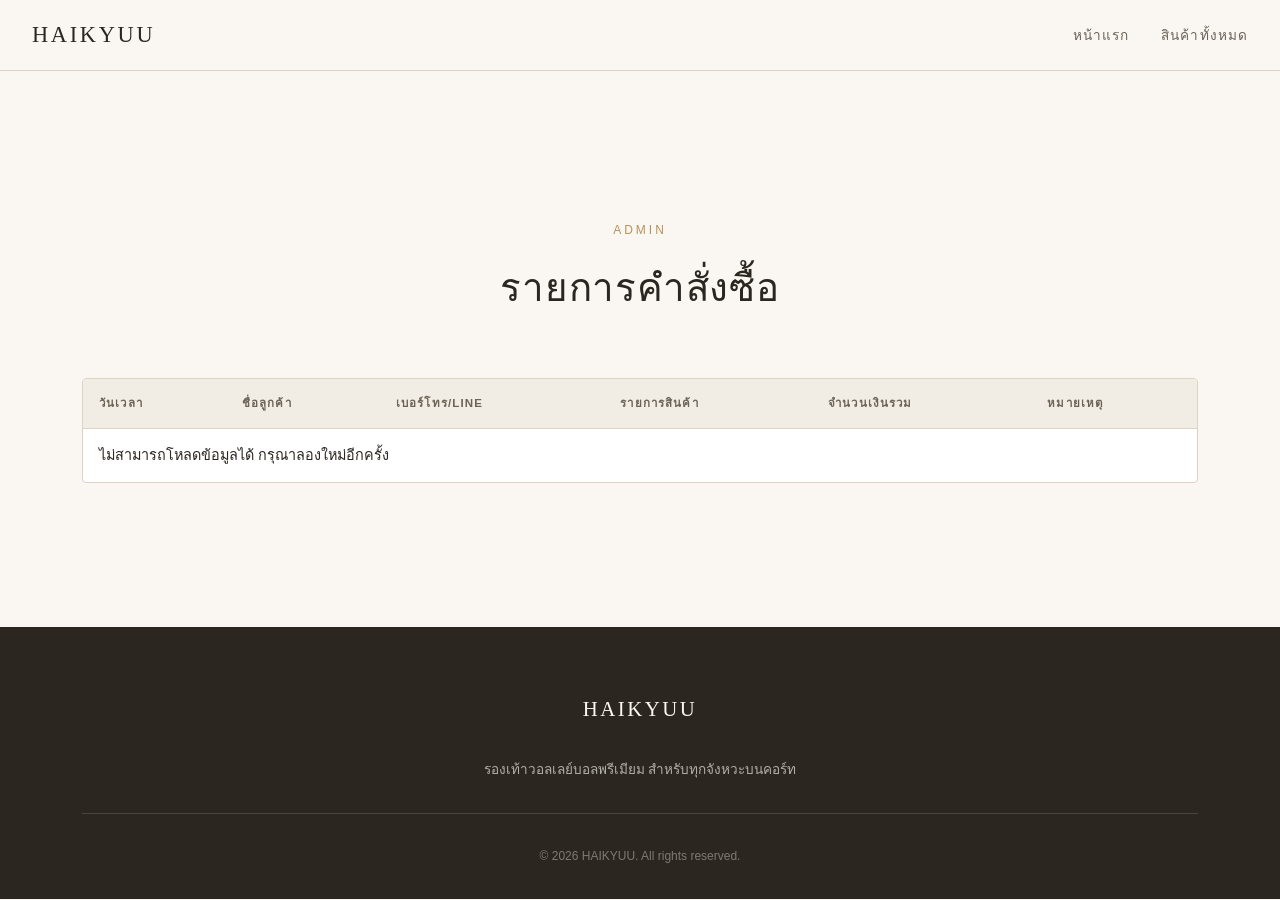
<file: admin.html>
<!DOCTYPE html>
<html lang="th">
<head>
<meta charset="UTF-8">
<meta name="viewport" content="width=device-width, initial-scale=1.0">
<title>รายการคำสั่งซื้อ | HAIKYUU Admin</title>
<link rel="stylesheet" href="style.css">
<style>
  /* ส่วนเสริมเฉพาะหน้านี้ ไม่แตะไฟล์ style.css เดิม */
  .admin-section .container {
    max-width: 1180px;
  }
  .table-wrapper {
    overflow-x: auto;
    border: 1px solid var(--color-border);
    border-radius: var(--radius-md);
    background-color: var(--color-surface);
  }
  #ordersTable {
    width: 100%;
    border-collapse: collapse;
    font-size: 0.9rem;
    white-space: nowrap;
  }
  #ordersTable thead th {
    text-align: left;
    font-family: var(--font-sans);
    font-size: 0.72rem;
    letter-spacing: 0.1em;
    text-transform: uppercase;
    color: var(--color-text-soft);
    background-color: var(--color-bg-alt);
    padding: 0.9rem 1rem;
    border-bottom: 1px solid var(--color-border);
  }
  #ordersTable tbody td {
    padding: 0.9rem 1rem;
    border-bottom: 1px solid var(--color-border);
    color: var(--color-text);
    white-space: normal;
  }
  #ordersTable tbody tr:last-child td {
    border-bottom: none;
  }
  #ordersTable tbody tr:hover {
    background-color: var(--color-bg-alt);
  }
</style>
</head>
<body>

<header class="navbar">
  <div class="logo">HAIKYUU</div>
  <nav>
    <ul>
      <li><a href="index.html">หน้าแรก</a></li>
      <li><a href="product.html">สินค้าทั้งหมด</a></li>
    </ul>
  </nav>
</header>

<section class="admin-section">
  <div class="container">
    <div class="section-title">
      <span class="eyebrow">Admin</span>
      <h2>รายการคำสั่งซื้อ</h2>
    </div>

    <div class="table-wrapper">
      <table id="ordersTable">
        <thead>
          <tr>
            <th>วันเวลา</th>
            <th>ชื่อลูกค้า</th>
            <th>เบอร์โทร/Line</th>
            <th>รายการสินค้า</th>
            <th>จำนวนเงินรวม</th>
            <th>หมายเหตุ</th>
          </tr>
        </thead>
        <tbody>
          <!-- script.js จะดึงข้อมูลจาก Google Sheet มาเติมที่นี่ -->
        </tbody>
      </table>
    </div>
  </div>
</section>

<footer>
  <div class="container">
    <div class="logo">HAIKYUU</div>
    <p>รองเท้าวอลเลย์บอลพรีเมียม สำหรับทุกจังหวะบนคอร์ท</p>
    <div class="footer-bottom">&copy; 2026 HAIKYUU. All rights reserved.</div>
  </div>
</footer>

<script src="script.js"></script>
</body>
</html>
</file>
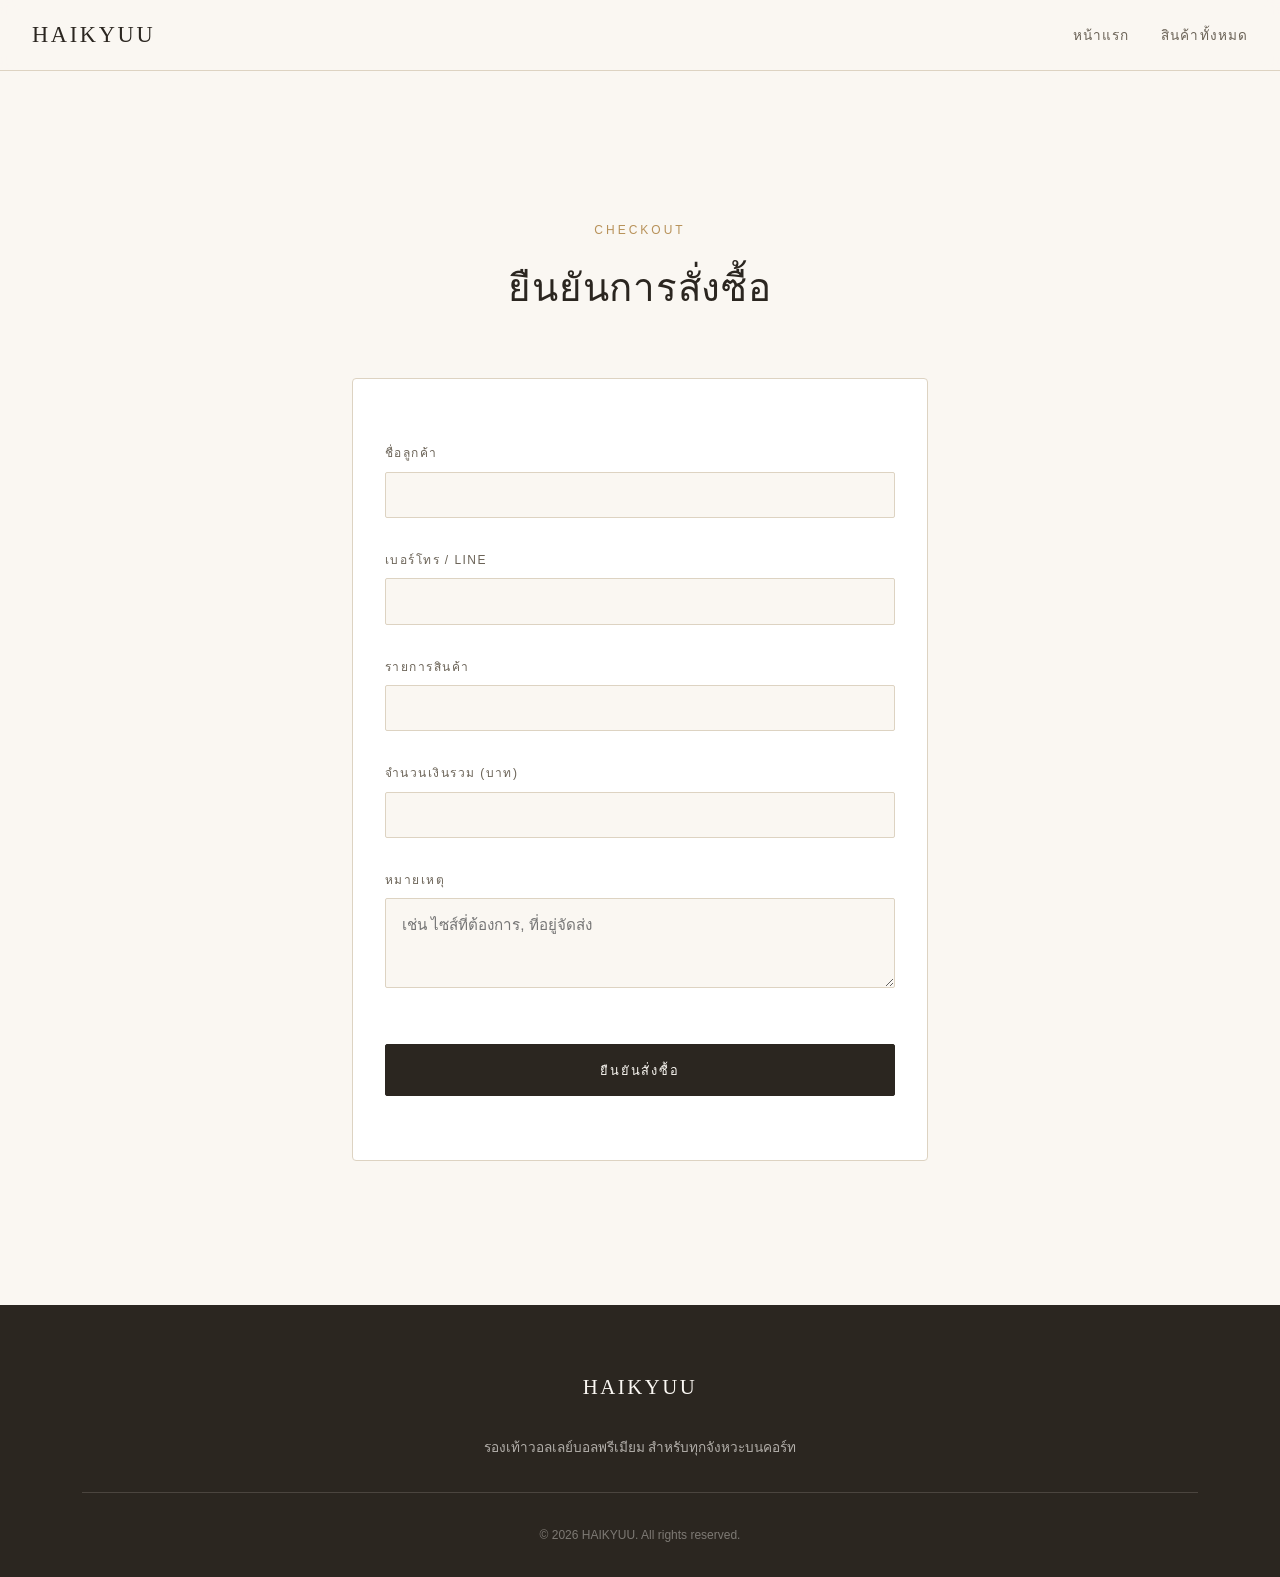
<file: order.html>
<!DOCTYPE html>
<html lang="th">
<head>
<meta charset="UTF-8">
<meta name="viewport" content="width=device-width, initial-scale=1.0">
<title>สั่งซื้อสินค้า | HAIKYUU</title>
<link rel="stylesheet" href="style.css">
<style>
  /* ส่วนเสริมเฉพาะหน้านี้ ไม่แตะไฟล์ style.css เดิม */
  .order-section .container {
    max-width: 640px;
  }
  .order-form {
    background-color: var(--color-surface);
    border: 1px solid var(--color-border);
    border-radius: var(--radius-md);
    padding: var(--space-lg) var(--space-md);
  }
  .form-group {
    margin-bottom: var(--space-md);
  }
  .form-group label {
    display: block;
    font-size: 0.75rem;
    letter-spacing: 0.12em;
    text-transform: uppercase;
    color: var(--color-text-soft);
    margin-bottom: 0.5rem;
  }
  .form-group input,
  .form-group textarea {
    width: 100%;
    padding: 0.85rem 1rem;
    font-family: var(--font-sans);
    font-size: 0.95rem;
    color: var(--color-text);
    background-color: var(--color-bg);
    border: 1px solid var(--color-border);
    border-radius: var(--radius-sm);
    transition: border-color var(--transition-base);
  }
  .form-group textarea {
    resize: vertical;
    min-height: 90px;
  }
  .form-group input:focus,
  .form-group textarea:focus {
    outline: none;
    border-color: var(--color-accent);
  }
  .form-group input[readonly] {
    color: var(--color-text-soft);
    background-color: var(--color-bg-alt);
  }
  .order-form .btn {
    width: 100%;
    margin-top: var(--space-sm);
  }
</style>
</head>
<body>

<header class="navbar">
  <div class="logo">HAIKYUU</div>
  <nav>
    <ul>
      <li><a href="index.html">หน้าแรก</a></li>
      <li><a href="product.html">สินค้าทั้งหมด</a></li>
    </ul>
  </nav>
</header>

<section class="order-section">
  <div class="container">
    <div class="section-title">
      <span class="eyebrow">Checkout</span>
      <h2>ยืนยันการสั่งซื้อ</h2>
    </div>

    <form id="orderForm" class="order-form">
      <div class="form-group">
        <label for="customerName">ชื่อลูกค้า</label>
        <input type="text" id="customerName" name="customerName" required>
      </div>

      <div class="form-group">
        <label for="contact">เบอร์โทร / Line</label>
        <input type="text" id="contact" name="contact" required>
      </div>

      <div class="form-group">
        <label for="items">รายการสินค้า</label>
        <input type="text" id="items" name="items">
      </div>

      <div class="form-group">
        <label for="total">จำนวนเงินรวม (บาท)</label>
        <input type="text" id="total" name="total">
      </div>

      <div class="form-group">
        <label for="note">หมายเหตุ</label>
        <textarea id="note" name="note" placeholder="เช่น ไซส์ที่ต้องการ, ที่อยู่จัดส่ง"></textarea>
      </div>

      <button type="submit" class="btn btn-primary">ยืนยันสั่งซื้อ</button>
    </form>
  </div>
</section>

<footer>
  <div class="container">
    <div class="logo">HAIKYUU</div>
    <p>รองเท้าวอลเลย์บอลพรีเมียม สำหรับทุกจังหวะบนคอร์ท</p>
    <div class="footer-bottom">&copy; 2026 HAIKYUU. All rights reserved.</div>
  </div>
</footer>

<script src="script.js"></script>
</body>
</html>
</file>
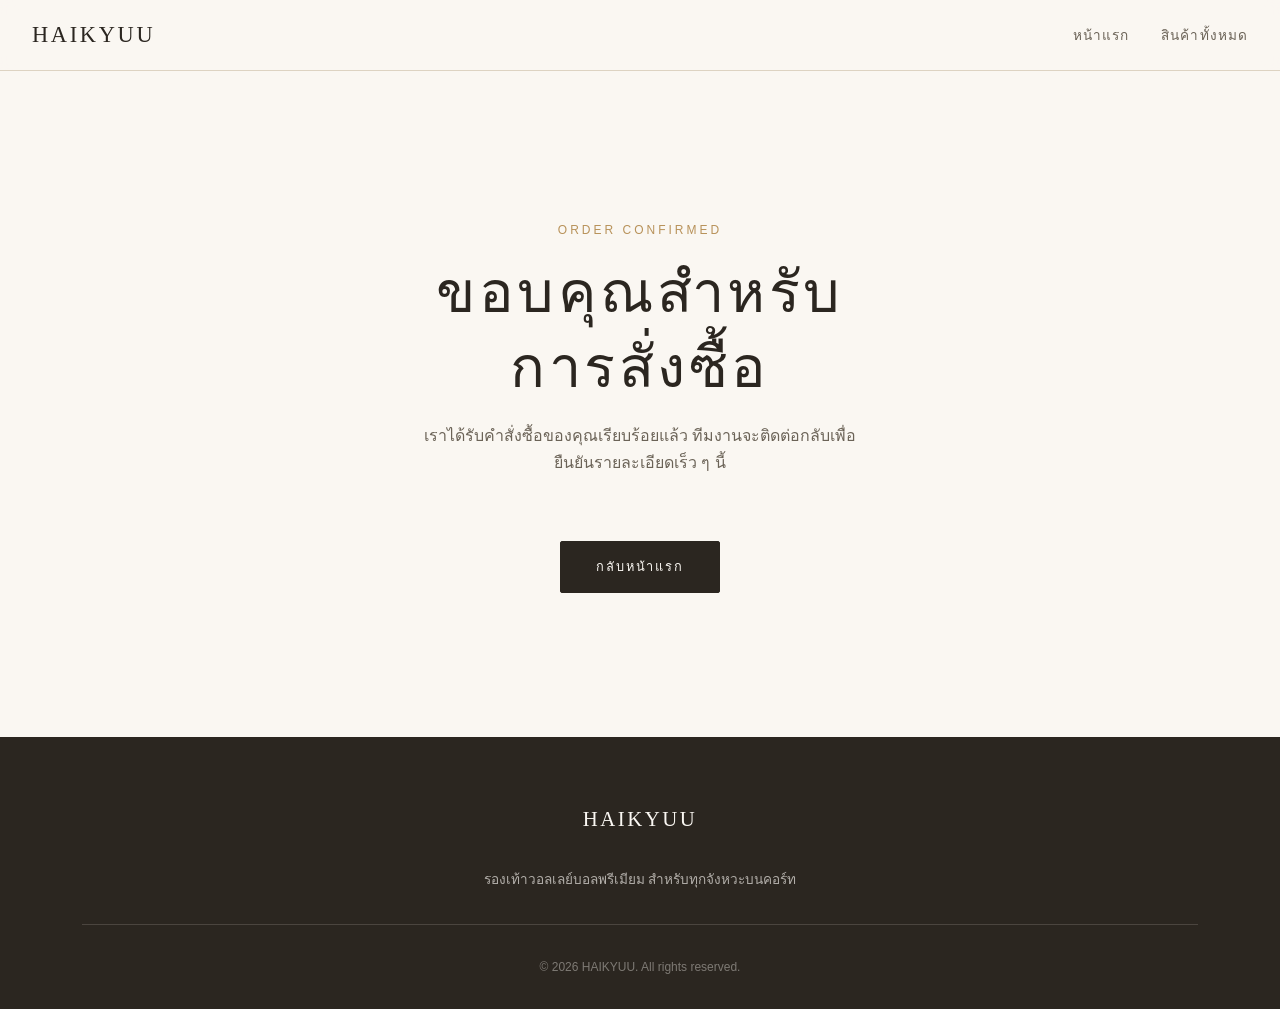
<file: thankyou.html>
<!DOCTYPE html>
<html lang="th">
<head>
<meta charset="UTF-8">
<meta name="viewport" content="width=device-width, initial-scale=1.0">
<title>ขอบคุณสำหรับการสั่งซื้อ | HAIKYUU</title>
<link rel="stylesheet" href="style.css">
<style>
  /* ส่วนเสริมเฉพาะหน้านี้ ไม่แตะไฟล์ style.css เดิม */
  .thankyou-section {
    min-height: 70vh;
    display: flex;
    align-items: center;
  }
  .thankyou-section .container {
    max-width: 520px;
    text-align: center;
  }
  .thankyou-section h1 {
    margin-bottom: var(--space-sm);
  }
  .thankyou-section p {
    margin-bottom: var(--space-lg);
  }
</style>
</head>
<body>

<header class="navbar">
  <div class="logo">HAIKYUU</div>
  <nav>
    <ul>
      <li><a href="index.html">หน้าแรก</a></li>
      <li><a href="product.html">สินค้าทั้งหมด</a></li>
    </ul>
  </nav>
</header>

<section class="thankyou-section">
  <div class="container">
    <span class="eyebrow">Order Confirmed</span>
    <h1>ขอบคุณสำหรับการสั่งซื้อ</h1>
    <p>เราได้รับคำสั่งซื้อของคุณเรียบร้อยแล้ว ทีมงานจะติดต่อกลับเพื่อยืนยันรายละเอียดเร็ว ๆ นี้</p>
    <a href="index.html" class="btn btn-primary">กลับหน้าแรก</a>
  </div>
</section>

<footer>
  <div class="container">
    <div class="logo">HAIKYUU</div>
    <p>รองเท้าวอลเลย์บอลพรีเมียม สำหรับทุกจังหวะบนคอร์ท</p>
    <div class="footer-bottom">&copy; 2026 HAIKYUU. All rights reserved.</div>
  </div>
</footer>

</body>
</html>
</file>
<file: style.css>
/* =========================================================
   HAIKYUU — Premium Minimal Theme
   โทนหลัก: ขาว-ครีม-พื้นสนามวอลเลย์บอล / เน้นทอง-บรอนซ์อ่อน
   ========================================================= */

:root {
  /* --- สีหลัก (Base) --- */
  --color-bg: #faf7f2;            /* ครีมอ่อน พื้นหลังหลัก */
  --color-bg-alt: #f2ede4;        /* ครีมเข้มขึ้นเล็กน้อย สำหรับ section สลับ */
  --color-surface: #ffffff;       /* พื้นการ์ด/กล่องเนื้อหา */
  --color-court: #efe6d8;         /* โทนพื้นสนามวอลเลย์บอล ใช้แตะเบาๆ */

  --color-text: #2b2620;          /* น้ำตาลเข้มเกือบดำ อ่านง่าย นุ่มตา */
  --color-text-soft: #6b6357;     /* ข้อความรอง */
  --color-border: #ddd3c2;        /* เส้นขอบบางสีนุ่ม */

  /* --- สีเน้น (Accent) --- */
  --color-accent: #b8925a;        /* ทอง/บรอนซ์อ่อน หลัก */
  --color-accent-dark: #8f6d3f;   /* ทองเข้ม สำหรับ hover */
  --color-accent-soft: #e9dcc3;   /* ทองอ่อนมาก สำหรับพื้นหลังจุดเน้น */

  /* --- สี mood ต่อสินค้า (ใช้แตะเบาๆ เป็นจุด ไม่ทาพื้นหลังเต็ม) --- */
  --mood-red: #b3543f;
  --mood-mint: #7fa896;
  --mood-gold: #b8925a;
  --mood-blackmint: #6f9683;
  --mood-black: #2b2620;

  /* --- Typography --- */
  --font-serif: "Playfair Display", "Noto Serif Thai", Georgia, serif;
  --font-sans: "Jost", "Noto Sans Thai", "Helvetica Neue", sans-serif;

  /* --- Spacing scale --- */
  --space-xs: 0.5rem;
  --space-sm: 1rem;
  --space-md: 2rem;
  --space-lg: 4rem;
  --space-xl: 6rem;
  --space-2xl: 9rem;

  /* --- Radius / shadow แบบนุ่มนวล ไม่ฉูดฉาด --- */
  --radius-sm: 2px;
  --radius-md: 4px;
  --shadow-soft: 0 8px 24px rgba(43, 38, 32, 0.06);

  --transition-base: 0.3s ease;
}

/* =========================================================
   RESET
   ========================================================= */
* {
  margin: 0;
  padding: 0;
  box-sizing: border-box;
}

html {
  scroll-behavior: smooth;
}

body {
  font-family: var(--font-sans);
  background-color: var(--color-bg);
  color: var(--color-text);
  line-height: 1.7;
  font-weight: 300;
  -webkit-font-smoothing: antialiased;
}

img {
  max-width: 100%;
  display: block;
}

a {
  color: inherit;
  text-decoration: none;
}

ul {
  list-style: none;
}

button {
  font-family: inherit;
  cursor: pointer;
  border: none;
  background: none;
}

/* =========================================================
   TYPOGRAPHY
   ========================================================= */
h1, h2, h3, h4 {
  font-family: var(--font-serif);
  font-weight: 500;
  letter-spacing: 0.02em;
  color: var(--color-text);
  line-height: 1.3;
}

h1 {
  font-size: clamp(2.2rem, 5vw, 3.6rem);
  letter-spacing: 0.06em;
}

h2 {
  font-size: clamp(1.6rem, 3vw, 2.4rem);
}

h3 {
  font-size: 1.25rem;
}

p {
  color: var(--color-text-soft);
  font-size: 1rem;
}

.eyebrow {
  display: inline-block;
  font-family: var(--font-sans);
  font-size: 0.75rem;
  letter-spacing: 0.25em;
  text-transform: uppercase;
  color: var(--color-accent);
  margin-bottom: var(--space-sm);
}

.section-title {
  text-align: center;
  margin-bottom: var(--space-lg);
}

.section-title h2 {
  margin-top: var(--space-xs);
}

/* =========================================================
   LAYOUT / CONTAINER
   ========================================================= */
.container {
  width: 100%;
  max-width: 1180px;
  margin-inline: auto;
  padding-inline: var(--space-md);
}

section {
  padding-block: var(--space-2xl);
}

.section-alt {
  background-color: var(--color-bg-alt);
}

/* =========================================================
   NAVBAR
   ========================================================= */
.navbar {
  display: flex;
  align-items: center;
  justify-content: space-between;
  padding: var(--space-sm) var(--space-md);
  background-color: rgba(250, 247, 242, 0.9);
  backdrop-filter: blur(8px);
  border-bottom: 1px solid var(--color-border);
  position: sticky;
  top: 0;
  z-index: 100;
}

.navbar .logo {
  font-family: var(--font-serif);
  font-size: 1.4rem;
  letter-spacing: 0.12em;
  text-transform: uppercase;
}

.navbar nav ul {
  display: flex;
  gap: var(--space-md);
}

.navbar nav a {
  font-size: 0.85rem;
  letter-spacing: 0.08em;
  text-transform: uppercase;
  color: var(--color-text-soft);
  transition: color var(--transition-base);
  position: relative;
}

.navbar nav a:hover {
  color: var(--color-accent-dark);
}

/* =========================================================
   BUTTONS — เส้นบาง ไม่ฉูดฉาด
   ========================================================= */
.btn {
  display: inline-flex;
  align-items: center;
  justify-content: center;
  gap: 0.5rem;
  padding: 0.9rem 2.2rem;
  font-size: 0.8rem;
  letter-spacing: 0.15em;
  text-transform: uppercase;
  border-radius: var(--radius-sm);
  transition: all var(--transition-base);
  white-space: nowrap;
}

.btn-primary {
  background-color: var(--color-text);
  color: var(--color-bg);
  border: 1px solid var(--color-text);
}

.btn-primary:hover {
  background-color: var(--color-accent-dark);
  border-color: var(--color-accent-dark);
}

.btn-outline {
  background-color: transparent;
  color: var(--color-text);
  border: 1px solid var(--color-border);
}

.btn-outline:hover {
  border-color: var(--color-accent);
  color: var(--color-accent-dark);
}

/* =========================================================
   HERO
   ========================================================= */
.hero {
  display: flex;
  align-items: center;
  min-height: 88vh;
  padding-block: var(--space-xl);
  background: linear-gradient(180deg, var(--color-bg) 0%, var(--color-court) 140%);
}

.hero .container {
  display: grid;
  grid-template-columns: 1.1fr 0.9fr;
  gap: var(--space-lg);
  align-items: center;
}

.hero-content p {
  max-width: 34ch;
  margin-block: var(--space-sm) var(--space-md);
}

.hero-actions {
  display: flex;
  gap: var(--space-sm);
}

.hero-image {
  border-radius: var(--radius-md);
  overflow: hidden;
  box-shadow: var(--shadow-soft);
}

/* =========================================================
   PRODUCT GRID / CARD
   ========================================================= */
.product-grid {
  display: grid;
  grid-template-columns: repeat(3, 1fr);
  gap: var(--space-md);
}

.product-card {
  background-color: var(--color-surface);
  border: 1px solid var(--color-border);
  border-radius: var(--radius-md);
  overflow: hidden;
  transition: transform var(--transition-base), box-shadow var(--transition-base);
}

.product-card:hover {
  transform: translateY(-4px);
  box-shadow: var(--shadow-soft);
}

.product-card .product-image {
  aspect-ratio: 1 / 1;
  background-color: var(--color-bg-alt);
  overflow: hidden;
}

.product-card .product-image img {
  width: 100%;
  height: 100%;
  object-fit: cover;
  transition: transform 0.5s ease;
}

.product-card:hover .product-image img {
  transform: scale(1.05);
}

.product-info {
  padding: var(--space-sm) var(--space-sm) var(--space-md);
}

.product-info .product-name {
  font-size: 1.05rem;
  margin-bottom: 0.35rem;
}

.product-info .product-meta {
  display: flex;
  align-items: center;
  justify-content: space-between;
  margin-top: var(--space-xs);
}

.product-info .price {
  font-family: var(--font-serif);
  font-size: 1.1rem;
  color: var(--color-text);
}

.product-info .size {
  font-size: 0.8rem;
  color: var(--color-text-soft);
  letter-spacing: 0.05em;
}

/* จุดสี mood เล็กๆ แทนสีสด — ไม่ทาพื้นหลังการ์ด */
.mood-dot {
  display: inline-block;
  width: 9px;
  height: 9px;
  border-radius: 50%;
  margin-right: 0.4rem;
  vertical-align: middle;
  border: 1px solid rgba(43, 38, 32, 0.15);
}

.mood-dot.red { background-color: var(--mood-red); }
.mood-dot.mint { background-color: var(--mood-mint); }
.mood-dot.gold { background-color: var(--mood-gold); }
.mood-dot.blackmint { background-color: var(--mood-blackmint); }
.mood-dot.black { background-color: var(--mood-black); }

/* เส้นขีดบางๆ ด้านบนการ์ด ไล่สีตาม mood แบบจางๆ (optional accent) */
.product-card[data-mood="red"] { border-top: 2px solid var(--mood-red); }
.product-card[data-mood="mint"] { border-top: 2px solid var(--mood-mint); }
.product-card[data-mood="gold"] { border-top: 2px solid var(--mood-gold); }
.product-card[data-mood="blackmint"] { border-top: 2px solid var(--mood-blackmint); }
.product-card[data-mood="black"] { border-top: 2px solid var(--mood-black); }

/* =========================================================
   FEATURE / ABOUT SECTION
   ========================================================= */
.feature-grid {
  display: grid;
  grid-template-columns: repeat(3, 1fr);
  gap: var(--space-lg);
  text-align: center;
}

.feature-item .icon {
  width: 48px;
  height: 48px;
  margin-inline: auto;
  margin-bottom: var(--space-sm);
  color: var(--color-accent);
}

/* =========================================================
   FOOTER
   ========================================================= */
footer {
  background-color: var(--color-text);
  color: var(--color-bg);
  padding-block: var(--space-lg) var(--space-md);
}

footer .container {
  display: flex;
  flex-direction: column;
  align-items: center;
  gap: var(--space-md);
  text-align: center;
}

footer .logo {
  font-family: var(--font-serif);
  font-size: 1.3rem;
  letter-spacing: 0.12em;
  text-transform: uppercase;
}

footer p,
footer a {
  color: rgba(250, 247, 242, 0.65);
  font-size: 0.85rem;
}

footer a:hover {
  color: var(--color-accent);
}

.footer-bottom {
  border-top: 1px solid rgba(250, 247, 242, 0.15);
  padding-top: var(--space-md);
  width: 100%;
  text-align: center;
  font-size: 0.75rem;
  color: rgba(250, 247, 242, 0.4);
}

/* =========================================================
   RESPONSIVE
   ========================================================= */
@media (max-width: 992px) {
  .product-grid {
    grid-template-columns: repeat(2, 1fr);
  }

  .feature-grid {
    grid-template-columns: 1fr 1fr;
    gap: var(--space-md);
  }

  .hero .container {
    grid-template-columns: 1fr;
    text-align: center;
  }

  .hero-content p {
    margin-inline: auto;
  }

  .hero-actions {
    justify-content: center;
  }
}

@media (max-width: 640px) {
  section {
    padding-block: var(--space-xl);
  }

  .navbar nav ul {
    gap: var(--space-sm);
  }

  .navbar nav a {
    font-size: 0.72rem;
  }

  .product-grid {
    grid-template-columns: 1fr;
  }

  .feature-grid {
    grid-template-columns: 1fr;
  }

  .hero {
    min-height: auto;
    padding-block: var(--space-lg);
  }

  h1 {
    font-size: 2rem;
  }
}
</file>
